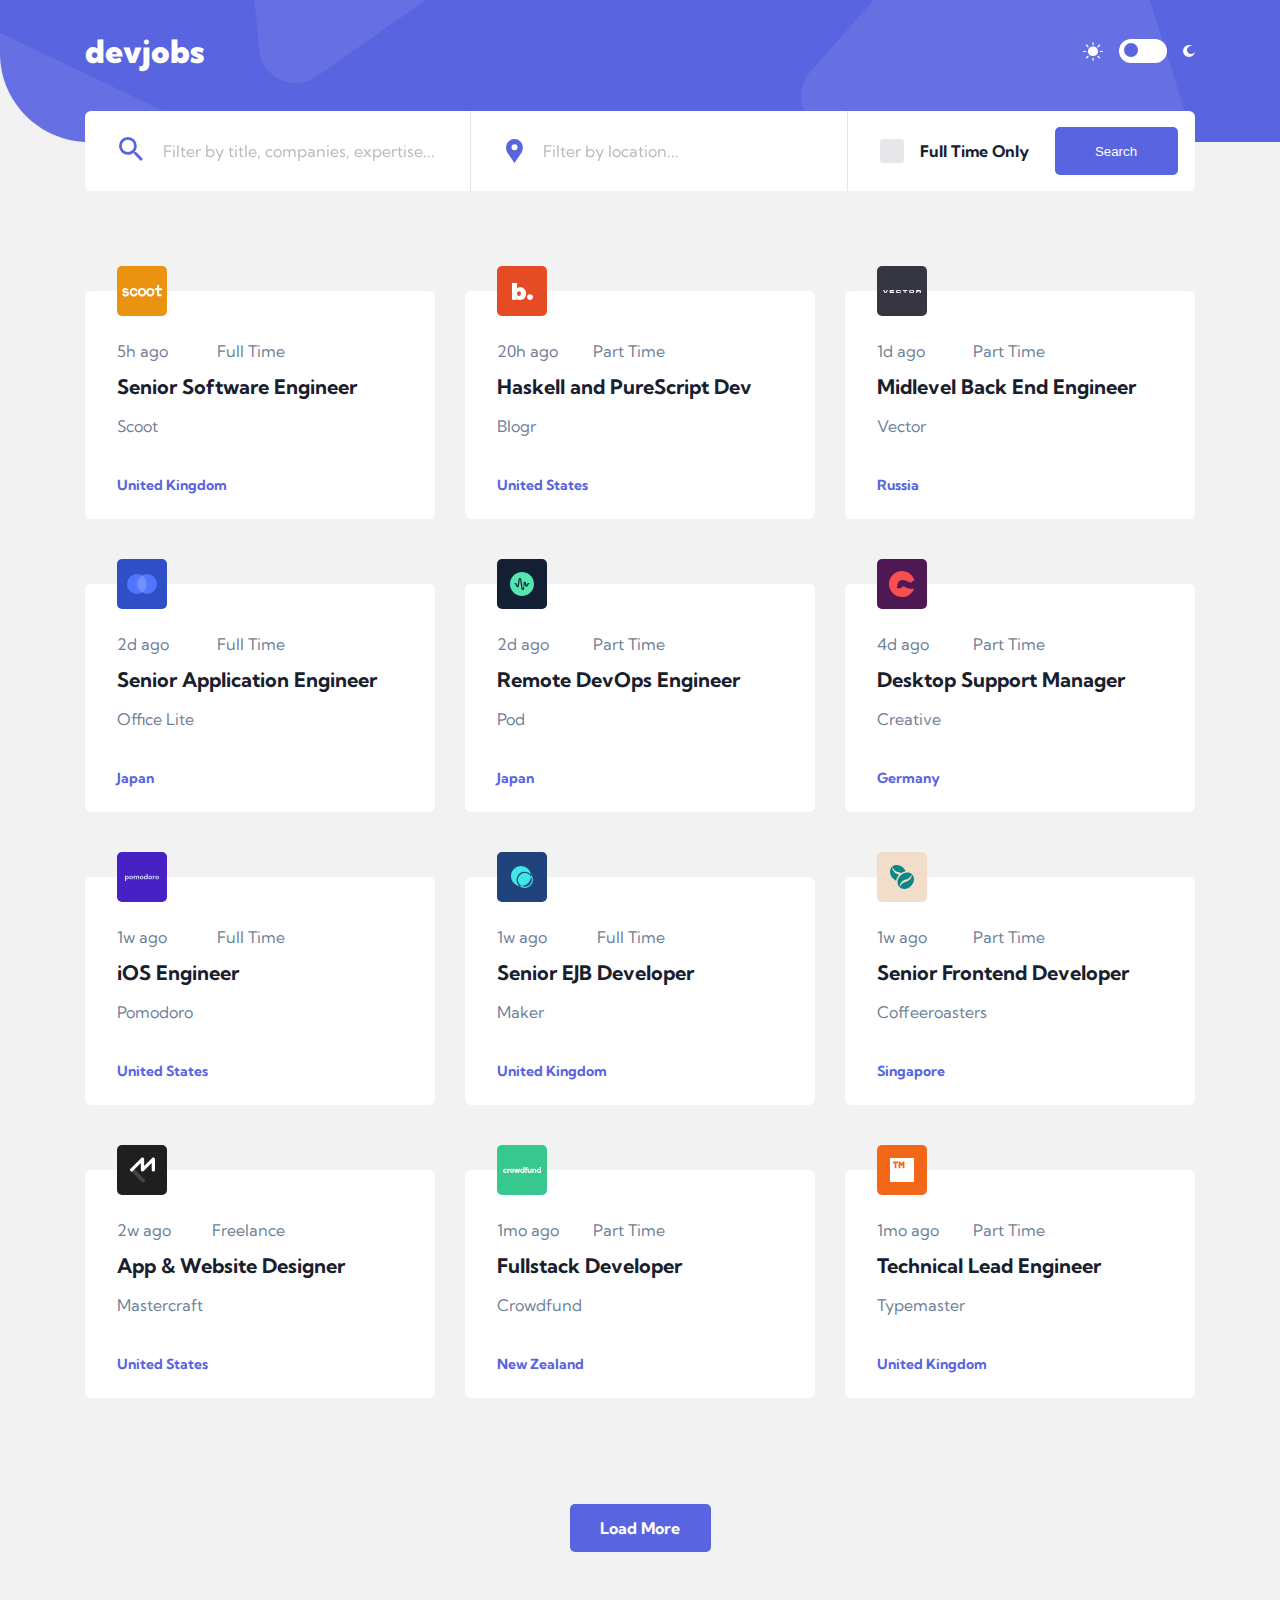
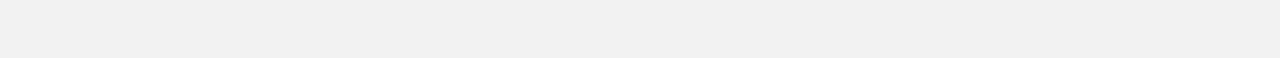
<file: devjobs-web-app/devjobs-web-app/starter-code/index.html>
<!DOCTYPE html>
<html lang="en">
<head>
    <meta charset="UTF-8">
    <meta http-equiv="X-UA-Compatible" content="IE=edge">
    <meta name="viewport" content="width=device-width, initial-scale=1.0">

    <link rel="stylesheet" href="styles.css">
    <link rel="stylesheet" href="https://fonts.googleapis.com/css?family=Kumbh Sans">

    <title>Devjobs Web app</title>
</head>
<body class="light">
    <div id="backdrop"></div>
    <header>
        <img src="./assets/desktop/bg-pattern-header.svg" alt="header-logo" id="header-image">
        <div id="top">
            <h4>devjobs</h4>
            <div id='display-mode'>
                <img src="./assets/desktop/icon-sun.svg" title="sun-logo" alt="light-mode">
                <div id="mode-select">
                    <div class="check-rectangle"></div>
                    <div class="check-dot" style = "margin-left:5px"></div>
                </div>
                <img src="./assets/desktop/icon-moon.svg" title="moon-logo" alt="dark-mode">
            </div>
        </div>
        <form id="search-bar" class="light" method="get">
            <section class="search-box">
                <label for="main-search"></label>
                <div id="search-background">
                    <img class="search-logo" src="./assets/desktop/icon-search.svg" title="search-icon" alt="logo">
                </div>
                <a href="#search-options">
                    <img src="./assets/mobile/icon-filter.svg" id="filter">
                </a>
                <input type="text" placeholder="Filter by title, companies, expertise..." class="input light" name="main-search" id="main-search">
            </section>
            <div class="border"></div>

            <div id="search-options">
                <section class="search-box">
                    <img class="location-logo" src="./assets/desktop/icon-location.svg" title="location-icon" alt="location-logo">
                    <label for="location-search"></label>
                    <input type="text" placeholder="Filter by location..." class="input light" name="location-search" id="location-search">
                </section>
                <div class="border"></div>
                <section class="search-box">
                    <div id="option-select">
                        <div id="check-box" class="light"></div>
                        <img src="./assets/desktop/icon-check.svg" title="check-mark" alt="check-mark" id="check-mark">
                        <h4 class="light">
                            <span>Full Time Only</span>
                        </h4>
                    </div>
                </section>
                <button type="submit" id="search-button" value="Search">Search</button>
            </div>    
        </form>
    </header> 

    <div id="content"></div>
    <div id="search-results"></div>
    <div id="load-more">Load More</div>
</body>
<script  src="./script.js"></script>
</html>
</file>
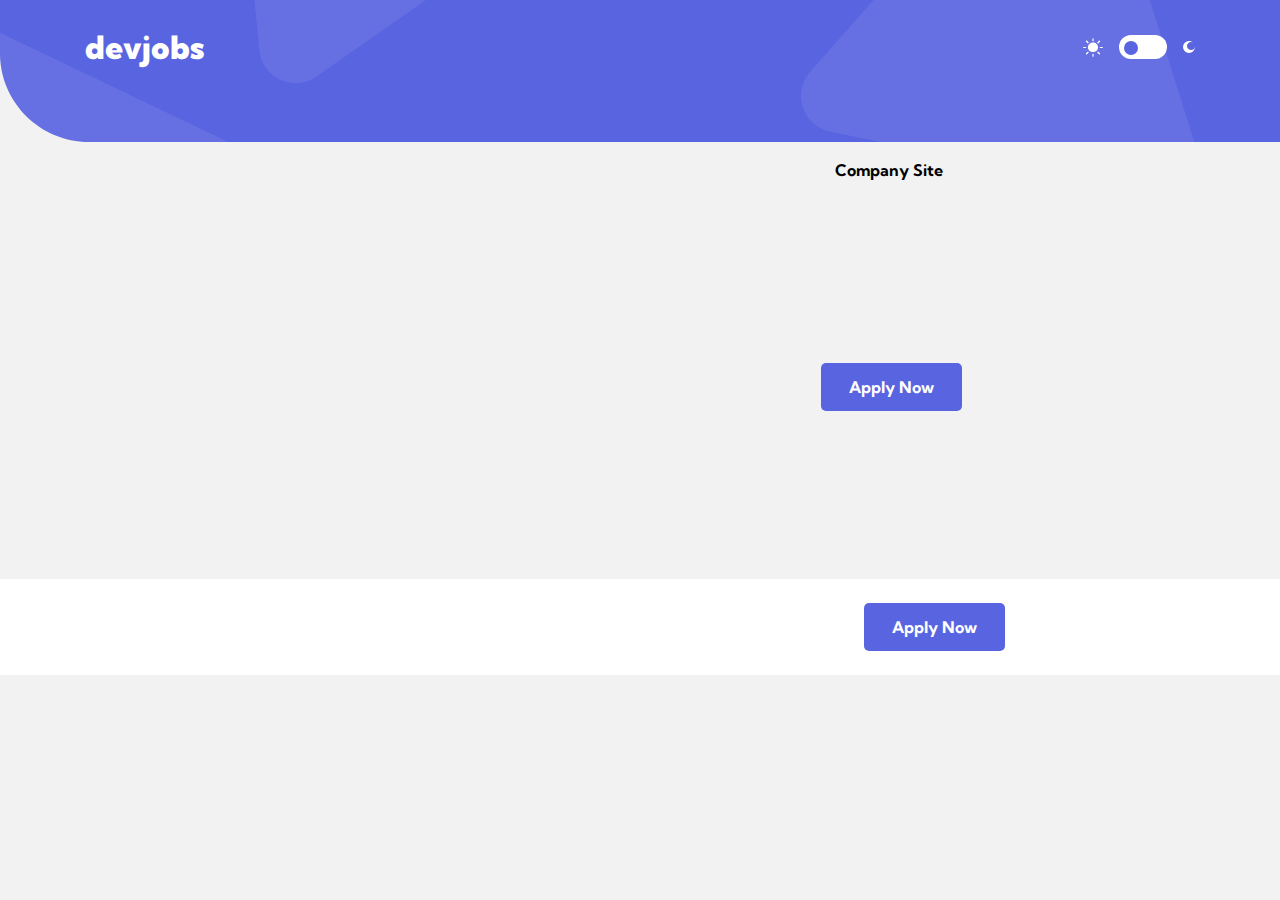
<file: devjobs-web-app/devjobs-web-app/starter-code/details.html>
<!DOCTYPE html>
<html lang="en">
<head>
    <meta charset="UTF-8">
    <meta http-equiv="X-UA-Compatible" content="IE=edge">
    <meta name="viewport" content="width=device-width, initial-scale=1.0">

    <link rel="stylesheet" href="details.css">
    <link rel="stylesheet" href="https://fonts.googleapis.com/css?family=Kumbh Sans">

    <title>Dev Web App</title>
</head>
<body>
    <img src="./assets/desktop/bg-pattern-header.svg" alt="header-logo" id="header-image">
        <div id="top">
            <h4>
                <a href="index.html">devjobs</a>
            </h4>
            <div id='display-mode'>
                <img src="./assets/desktop/icon-sun.svg" title="sun-logo" alt="light-mode">
                <div id="mode-select">
                    <div class="check-rectangle"></div>
                    <div class="check-dot"></div>
                </div>
                <img src="./assets/desktop/icon-moon.svg" title="moon-logo" alt="dark-mode">
            </div>
        </div>
    <div id="information-bar">
        <div id="company-logo"></div>
        <div id="company-name"></div>
        <div id="company-site">
            <a id="company-link">Company Site</a>
        </div>
    </div>

    <div id="page-content">
        <div id="header-info">
            <p id="role-summary"></p>
            <a class="apply">Apply Now</a>
        </div>
    </div>
    <footer>
        <div>
            <p id="role"></p>
            <a class="apply">Apply Now</a>
        </div>    
    </footer>
</body>
<script  src="./details.js"></script>
</html>
</file>
<file: devjobs-web-app/devjobs-web-app/starter-code/styles.css>
body{
    font-family: 'Kumbh Sans';
    width: 100%;
    align-content: center;
    margin: 0 auto 0 auto;
}

body.light{
    background: #F2F2F2;
}
body.dark{
    background: #121721;
}

#header-image{
    width: 100%;
    height: auto;
}

#search-bar{
    width: 1110px;
    height: 80px;
    border-radius: 6px;
    display: flex;
    flex-direction: row;
    align-items: center;
    justify-content: space-around;
    margin: auto;
    position: relative;
    top: -75px;
}

#search-bar.light{
    background: #FFFFFF;
    color: #19202D;
}
#search-bar.dark{
    background: #19202D;
    color: #FFFFFF;
}

#filter{
    display: none;
}

.search-box{
    align-items: center;
    display: flex;
    flex-direction: row;
}

#check-box{
    width: 24px;
    height: 24px;
    mix-blend-mode: normal;
    opacity: 0.1;
    border-radius: 3px;
    margin: auto 16px auto 32px;
    z-index: 3;
    /* background-color: transparent!important; */
}
#check-box.light{
    background-color: #19202D;
}
#check-box.dark{
    background-color: #FFFFFF;
}

#check-mark{
    position: absolute;
    top: 34px;
    margin: auto 16px auto 37px;
    z-index: 2;
    display: none;
}


.search-logo, .location-logo{
    width: auto;
    height: 24px;
    padding-right: 16px;
    margin-left: 32px;
}

input{
    font-size: 16px;
    font-family: 'Kumbh Sans';
    width: 300px;
    height: auto;
    mix-blend-mode: normal;
    opacity: 0.5;
    border-color: transparent;
}
input:focus{
    outline: none;
    opacity: 1;
    background-color: none;
}

input.light{
    color: #19202D;
    background-color: #FFFFFF;
}
input.dark{
    color: #FFFFFF;
    background-color: #19202D;
}


.check-rectangle{
    width: 48px;
    height: 24px;
    background: #FFFFFF;
    border-radius: 12px;
}

.check-dot{
    position: absolute;
    top: 12px;
    margin-left: 5px;
    width: 14px;
    height: 14px;
    background: #5964E0;
    border-radius: 50%;
}

.border{
    width: 1px;
    height: 80px;
    background: #6E8098;
    mix-blend-mode: normal;
    opacity: 0.2;
}

#search-button{
    width: 123px;
    height: 48px;
    text-align: center;
    align-self: center;
    margin: 16px 16px 16px 26px;
    color: white;
    background: #5964E0;
    border-radius: 5px;
    border-color: transparent;
}
#search-button:hover, .check-dot:hover, #check-box:hover, #load-more:hover{
    background: #939BF4;
}

#top h4{
    margin: 0;
    font-size: 32px;
    font-weight: 900;
    color: #FFFFFF;
}

#display-mode{
    display: flex;
    flex-direction: row;
    justify-content: space-between;
    align-items: center;
    width: 112px;
} 

#top{
    display: flex;
    flex-direction: row;
    position: relative;
    top: -115px;
    margin: auto;
    z-index: 3;
    justify-content: space-between;
    width: 1110px;
}
#search-options{
    display: flex;
    flex-direction: row;
}

#content, #search-results{
    width: 1110px;
    height: 1132px;
    display: flex;
    flex-wrap: wrap;
    gap: 65px 30px;
    margin: auto;
    padding-top: 25px;
    align-items: center;
    overflow-y: hidden;
}

#search-results{
    width: 1110px;
    height: fit-content;
}

.container{
    height: 228px;
    width: 350px;
    border-radius: 6px;
}
.container.light{
    background: #FFFFFF;
}
.container.dark{
    background: #19202D;
}

.postedAt, .contract, .company{
    font-weight: 400;
    font-size: 16px;
    line-height: 20px;
    color: #6E8098;
    margin: 0 0 0 32px;
}

.company{
    margin-top: 17px;
}

.contract{
    margin: 0;
}

.position{
    font-weight: 700;
    font-size: 20px;
    line-height: 25px;
    margin-left: 32px;
    text-decoration: none;
}
.position.light{
    color: #19202D;
}
.position.dark{
    color: #FFFFFF;
}
.position:hover{
    color: #6E8098;
}

.location{
    font-weight: 700;
    font-size: 14px;
    line-height: 17px;
    color: #5964E0;
    margin: 41px 32px 0px 32px;
}

.logoDiv{
    position: relative;
    top: -25px; 
    width: 50px;
    height: 50px;
    border-radius: 5px;
    margin: 0 0 0 32px;
    display: flex;
    justify-content: center;
    align-items: center;
}

.dot{
    height: 7px;
    width: 7px;
    /* border-radius: 50%; */
    color: #6E8098;
    margin: 0;
}

.topDetails{
    display: flex;
    flex-direction: row;
    width: 200px;
    height: 20px;
    justify-content: space-between;
    margin-bottom: 13px;
}

#load-more{
    font-weight: 700;
    font-size: 16px;
    line-height: 20px;
    color: #FFFFFF;
    background-color: #5964E0;
    border-radius: 5px;
    height: 48px;
    width: 141px;
    display: flex;
    align-items: center;
    justify-content: center;
    margin: 56px auto 106px auto;
}
#option-select{
    display: flex;
    flex-direction: row;
}
#backdrop{
    width: 100%;
    height: 100%;
    z-index: 9;
    position: fixed;
    background: rgba(0, 0, 0, 0.2);
    display: none;
}
#main-search::placeholder::after{
    content: "Filter by title, companies, expertise...";
}


/* 
TABLET SCREEN CODE
 */

 @media only screen and (min-width: 700px) and (max-width: 900px){
    #header-image{
        content: url('./assets/tablet/bg-pattern-header.svg');
    }
    #search-bar{
        width: 689px;
    }
    input{
        width: 160px;
    }
    .container{
        width: 339px;
        height: 228px;
    }
    #content, #search-results{
        width: 689px;
        height: 1700px;
        gap: 65px 11px;
    }
    #search-results{
        height: fit-content;
    }
    #top{
        width: 689px;
        height: 32px;
    }
    .search-box h4::after{
        content: 'Full Time';
    }
    .search-box h4 span{
        display: none;
    }
    #main-search::placeholder::after{
        content: 'Filter by title...';
    }
    #check-box{
        margin: auto 16px auto 20px;
    }
    .check-dot{
        top: 10px;
    }
    #search-button{
        width: 80px;
        height: 48px;
        margin: auto 7px auto 0;
    }
    .search-logo, .location-logo{
        margin-left: 24px;
    }
    #check-mark{
        margin-left: 25px;
    }
    /* .border~.border{
        position: relative;
        left: 252px;
    } */
 }


/* 
MOBILE SCREEN CODE
  */

@media only screen and (min-width: 320px) and (max-width: 430px){
    #header-image{
        content: url('./assets/mobile/bg-pattern-header.svg');
        width: 100vw;
        height: auto;
    }
    #search-bar{
        width: 327px;
    }
    input{
        width: 190px;
    }
    .container{
        width: 327px;
        height: 228px;
    }
    #content, #search-results{
        width: 375px;
        height: 3290px;
        gap: 49px 0px;
        justify-content: center;
    }
    #search-results{
        height: fit-content;
    }
    #top{
        width: 327px;
        height: 32px;
    }
    #search-button{
        width: 80px;
        height: 48px;
        margin: 0;
    }
    #filter{
        display: inline;
        margin-right: 10px;
    }
    #filter.light{
        filter: brightness(1) invert(0);
    }
    #filter.dark{
        filter: brightness(0) invert(1);
    }
    .search-logo{
        margin: 0;
        padding: 0;
        margin: 14px;
        filter: brightness(0) invert(1);
    }
    .search-box{
        display: flex;
        width: 327px;
        height: 80px;
    }
    #search-bar > .search-box{
        flex-direction: row-reverse;
        justify-content: space-evenly;
    }
    .search-box input::placeholder{
        content: 'Filter by title...';
    }
    #search-background{
        width: 48px;
        height: 48px;
        background-color: #5964E0;
        border-radius: 5px;
        display: flex;
        justify-content: center;
        align-items: center;
    }
    #load-more{
        margin: 0 auto 62px auto;
    }
    .check-dot{
        top: 10px;
    }
    #check-box{
        margin-left: 0;
    }
    #search-options .search-box{
        height: 72px;
    }
    #search-options{
        display: flex;
        flex-direction: column;
        visibility: hidden;
        position: fixed;
        opacity: 0;
        top: 200px;
        left: auto;
        right: auto;
        width: 327px;
        height: 217px;
        z-index: 999;
        border-radius: 6px;
    }
    #search-options.dark{
        background-color: #19202D;
    }
    #search-options.light{
        background-color: #FFFFFF;
    }
    .border{
        display: none;
    }
    #search-options .border{
        display: block;
        width: 327px;
        height: 1px;
    }
    #search-options .search-box ~.search-box{
        justify-content: flex-start;
        padding-left: 24px;
    }
    #search-button{
        width: 279px;
        height: 48px;
    }
    .location-logo{
        margin-left: 24px;
    }
    #location-search{
        margin: 0;
    }
    #check-mark{
        top:103px;
        margin: 0 0 0 5px;
    }
}
</file>
<file: devjobs-web-app/devjobs-web-app/starter-code/details.css>
body{
    background: #F2F2F2;
    font-family: 'Kumbh Sans';
    width: 100%;
    align-content: center;
    margin: 0 auto 0 auto;
    font-weight: 400;
    font-size: 16px;
    line-height: 26px;
    /* color: #6E8098; */
}
body.light{
    background: #F2F2F2;
}
body.dark{
    background: #121721;
}

#header-image{
    width: 100%;
}

#top a, #top h4{
    margin: 0;
    font-size: 32px;
    font-weight: 900;
    color: #FFFFFF;
    text-decoration: none;
}

#display-mode{
    display: flex;
    flex-direction: row;
    justify-content: space-between;
    align-items: center;
    width: 112px;
} 

.check-rectangle{
    width: 48px;
    height: 24px;
    background: #FFFFFF;
    border-radius: 12px;
}

.check-dot{
    position: absolute;
    top: 7px;
    margin-left: 5px;
    width: 14px;
    height: 14px;
    background: #5964E0;
    border-radius: 50%;
}

#top{
    display: flex;
    flex-direction: row;
    position: relative;
    top: -115px;
    margin: auto;
    z-index: 3;
    justify-content: space-between;
    width: 1110px;
}

#page-content{
    display: flex;
    flex-wrap: wrap;
    margin: auto;
    align-items: center;
    padding: 48px 43px 48px 48px;
    height: auto;
    width: 639px;
}
#page-content.light{
    background-color: #FFFFFF;
}
#page-content.dark{
    background-color: #19202D;
}

#information-bar{
    width: 730px;
    height: 140px;
    display: flex;
    flex-direction: row;
    align-items: center;
    margin: auto;
    position: relative;
    top: -75px;
    border-radius: 6px;
}
#information-bar.light{
    background: #FFFFFF;
}
#information-bar.dark{
    background: #19202D;
}

#company-name{
    margin-left: 40px;
}

#company-logo{
    width: 140px;
    height: 140px;
    margin: 0;
    display: flex;
    justify-content: center;
    align-content: center;
    border-radius: 0px 0px 0px 6px;
}
.logo{
    margin: auto;
    width: 50%;
    height: auto;
}
.company{
    font-weight: 700;
    font-size: 24px;
    line-height: 30px;
}
.company.light{
    color: #19202D;
}
.company.dark{
    color: #FFFFFF;
}

#company-site{
    mix-blend-mode: normal;
    border-radius: 5px;
    height: 48px;
    width: 147px;
    margin: auto 43px auto auto;
    display: flex;
    justify-content: center;
    align-items: center;
}
#company-site.light{
    background:rgba(89, 100, 224, 0.1);
}
#company-site.dark{
    background: rgba(255, 255, 255, 0.1);
}

#company-link{
    font-weight: 700;
    font-size: 16px;
    line-height: 20px;
    text-align: center;
    text-decoration: none;
}
#company-link.light{
    color: #5964E0;
}
#company-link.dark{
    color: #FFFFFF;
}

#header-info{
    display: flex;
    flex-direction: row;
    justify-content: space-between;
    width: 639px;
    align-items: center;
    margin-bottom: 40px;
}
.top-info{
    display: flex;
    flex-direction: row;
    justify-content: space-between;
    font-weight: 400;
    font-size: 16px;
    line-height: 20px;
    color: #6E8098;
    width: max-content;
}
.position{
    font-weight: 700;
    font-size: 28px;
    line-height: 35px;
    margin: 8px auto 14px auto;
}
.position.light{
    color: #19202D;
}
.position.dark{
    color: #FFFFFF;
}

.location{
    font-weight: 700;
    font-size: 14px;
    line-height: 17px;
    color: #5964E0;
}
.heading{
    margin: 48px 0 28px 0;
    font-size: 20px;
    line-height: 25px;
    font-weight: 700;
}
.heading.light{
    color: #19202D;
}
.heading.dark{
    color: #FFFFFF;
}

.description, ul, ol, .site{
    color: #6E8098;
}

ol, ul{
    width: 100%;
    margin: 0;
    padding: 0 0 0 15px;
}
li::marker{
    color: #5964E0;
    font-weight: 700;
}

footer{
    margin-top: 80px;
    background-color: #FFFFFF;
    width: 100%; 
    height: 96px;
    align-items: center;
    display: flex;
}
footer.light{
    background-color: #FFFFFF;
}
footer.dark{
    background-color: #19202D;
}

footer > div{
    display: flex;
    justify-content: space-between;
    align-items: center;
    width: 730px;
    height: auto;
    margin: auto;
}

#role.light{
    color: #19202D;
}
#role.dark{
    color:#FFFFFF;
}

.apply{
    width: 141px;
    height: 48px;
    background: #5964E0;
    border-radius: 5px;
    font-weight: 700;
    font-size: 16px;
    line-height: 20px;
    text-align: center;
    color: #FFFFFF;
    display: flex;
    align-items: center;
    justify-content: center;
    text-decoration: none;
}

#logoDiv2{
    width: 140px;
    height: 140px;
}


/* 
TABLET SCREEN CODE
 */

 @media only screen and (min-width: 700px) and (max-width: 900px){

    #header-image{
        content: url('./assets/tablet/bg-pattern-header.svg');
    }
    #top{
        width: 689px;
        height: 32px;
    }
    #information-bar{
        margin: auto;
        width: 689px;
    }
    #page-content{
        width: 603px;
        margin: auto;
    }
    footer div{
        width: 682px;
    }
    footer{
        margin-top: 53px;
    }
    #company-site{
        display: flex;
        align-items: center;
        margin: 46px 40px 46px auto;
    }
    .check-dot{
        top: 10px;
    }
 }


 /* 
MOBILE SCREEN CODE
  */

@media only screen and (min-width: 320px) and (max-width: 430px){
    #header-image{
        content: url('./assets/mobile/bg-pattern-header.svg');
        width: 100vw;
        height: auto;
    }
    #top{
        width: 327px;
        height: 32px;
    }
    #information-bar{
        margin: auto;
        width: 327px;
        height: 205px;
        display: flex;
        flex-direction: column;
        align-items: center;
        justify-content: space-around;
        top: -51px;
    }
    #company-site, #company-name{
        margin: 0;
        display: flex;
        flex-direction: column;
    }
    #company-name{
        text-align: center;
        margin-top: 24px;
    }
    .site{
        margin-top: 10px;
    }
    #company-logo{
        width: 50px;
        height: 50px;
        border-radius: 15px;
        position: absolute;
        top: -25px;
    }
    #company-site{
        margin-bottom: 20px;
    }
    #page-content{
        width: 278px;
        margin: auto;
        padding: 40px 25px 40px 24px;
    }
    #header-info{
        flex-direction: column;
        margin-bottom: 0;
    }
    #header-info .apply{
        margin: 50px auto 32px auto;
        width: 279px;
    }
    .position{
        font-size: 20px;
    }
    #role{
        display: none;
    }
    footer div{
        display: flex;
        justify-content: center;
        align-items: center;
        width: 100%;
    }
    footer{
        display: flex;
        align-items: center;
        margin-top: 64px;
    }
    footer .apply{
        width: 327px;
    }
    .check-dot{
        margin-top: 2px;
    }
    #role-summary{
        margin: 0;
    }
}
</file>
